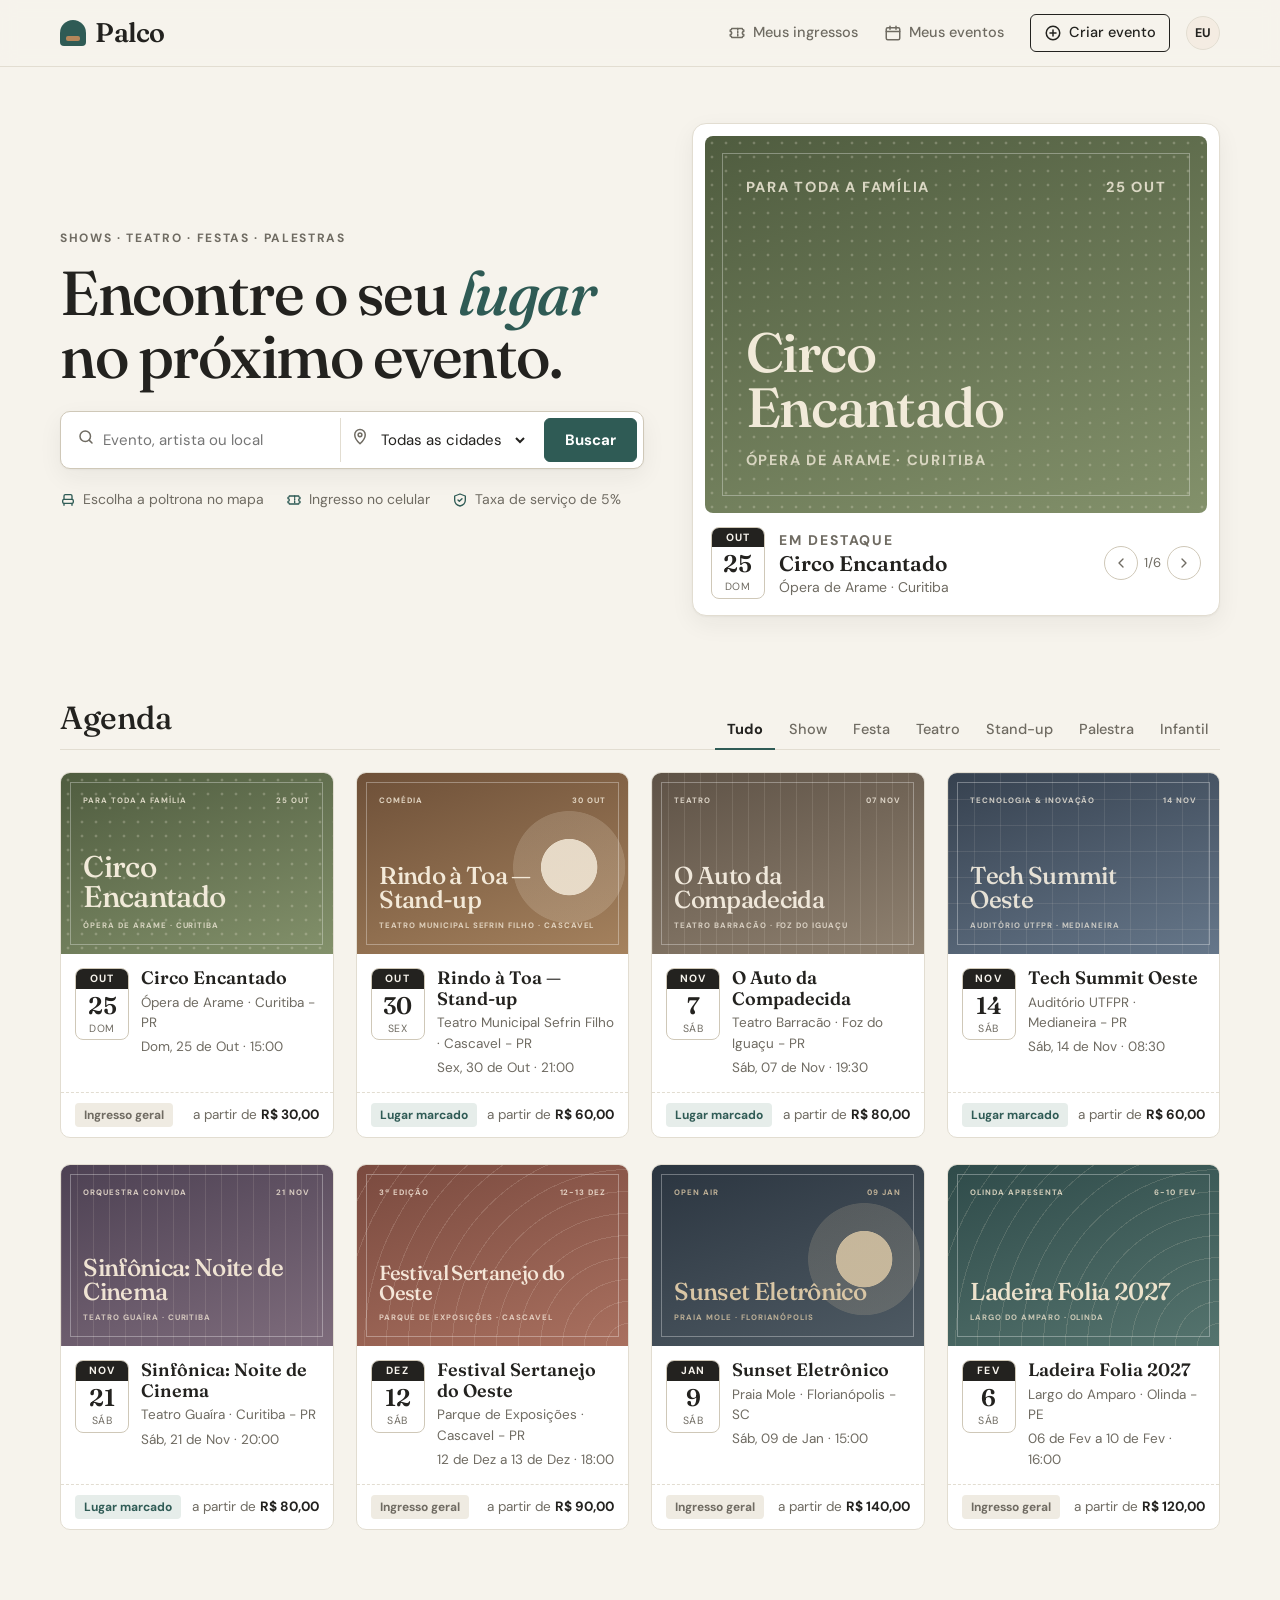
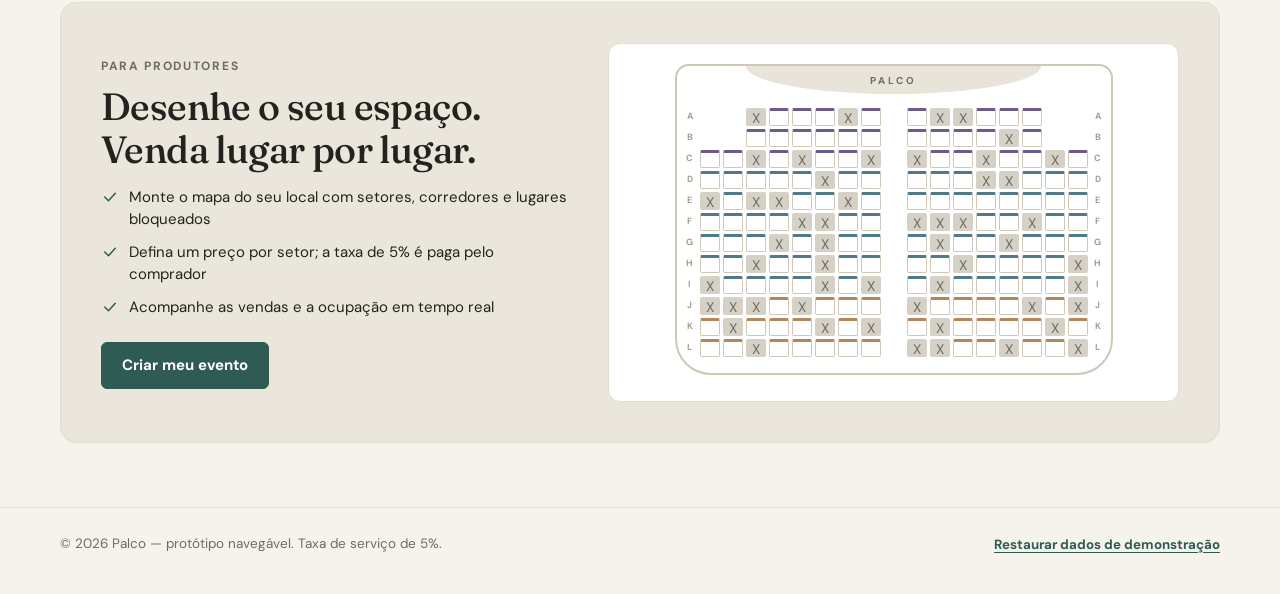
<file: index.html>
<!doctype html>
<html lang="pt-BR">
<head>
  <meta charset="utf-8">
  <meta name="viewport" content="width=device-width, initial-scale=1, viewport-fit=cover">
  <meta name="theme-color" content="#f6f3ec">
  <meta name="apple-mobile-web-app-capable" content="yes">
  <meta name="mobile-web-app-capable" content="yes">
  <meta name="apple-mobile-web-app-status-bar-style" content="default">
  <link rel="manifest" href="manifest.webmanifest">
  <link rel="icon" href="img/icon.svg" type="image/svg+xml">
  <link rel="apple-touch-icon" href="img/icon.svg">
  <title>Palco — Ingressos para eventos</title>
  <link rel="preconnect" href="https://fonts.googleapis.com">
  <link href="https://fonts.googleapis.com/css2?family=Fraunces:ital,opsz,wght@0,9..144,400..700;1,9..144,400..600&family=DM+Sans:opsz,wght@9..40,400..700&display=swap" rel="stylesheet">
  <link rel="stylesheet" href="css/style.css">
</head>
<body>
  <header id="topbar"></header>

  <main class="container">
    <section class="hero">
      <div>
        <p class="eyebrow">Shows · teatro · festas · palestras</p>
        <h1>Encontre o seu <em>lugar</em> no próximo evento.</h1>
        <form class="finder" id="finder">
          <label class="f-q"><span id="ic-search"></span><input id="q" type="search" placeholder="Evento, artista ou local" autocomplete="off"></label>
          <label class="f-city"><span id="ic-pin"></span><select id="city"><option value="">Todas as cidades</option></select></label>
          <button class="btn" type="submit">Buscar</button>
        </form>
        <div class="hero-points" id="hero-points"></div>
      </div>
      <aside class="spotlight" id="spotlight"></aside>
    </section>

    <section class="rail-wrap">
      <h3>Em destaque</h3>
      <div class="rail" id="rail"></div>
    </section>

    <section class="section" id="agenda">
      <div class="section-head">
        <h3 id="list-title">Agenda</h3>
        <div class="chips" id="chips"></div>
      </div>
      <div class="grid" id="grid"></div>
    </section>

    <section class="producer">
      <div>
        <p class="eyebrow">Para produtores</p>
        <h3>Desenhe o seu espaço. Venda lugar por lugar.</h3>
        <ul id="producer-points"></ul>
        <a class="btn" href="criar-evento.html">Criar meu evento</a>
      </div>
      <div class="producer-map" id="producer-map"></div>
    </section>
  </main>

  <footer id="foot"></footer>

  <script src="js/data.js"></script>
  <script src="js/common.js"></script>
  <script src="js/seatmap.js"></script>
  <script src="js/home.js"></script>
</body>
</html>
</file>
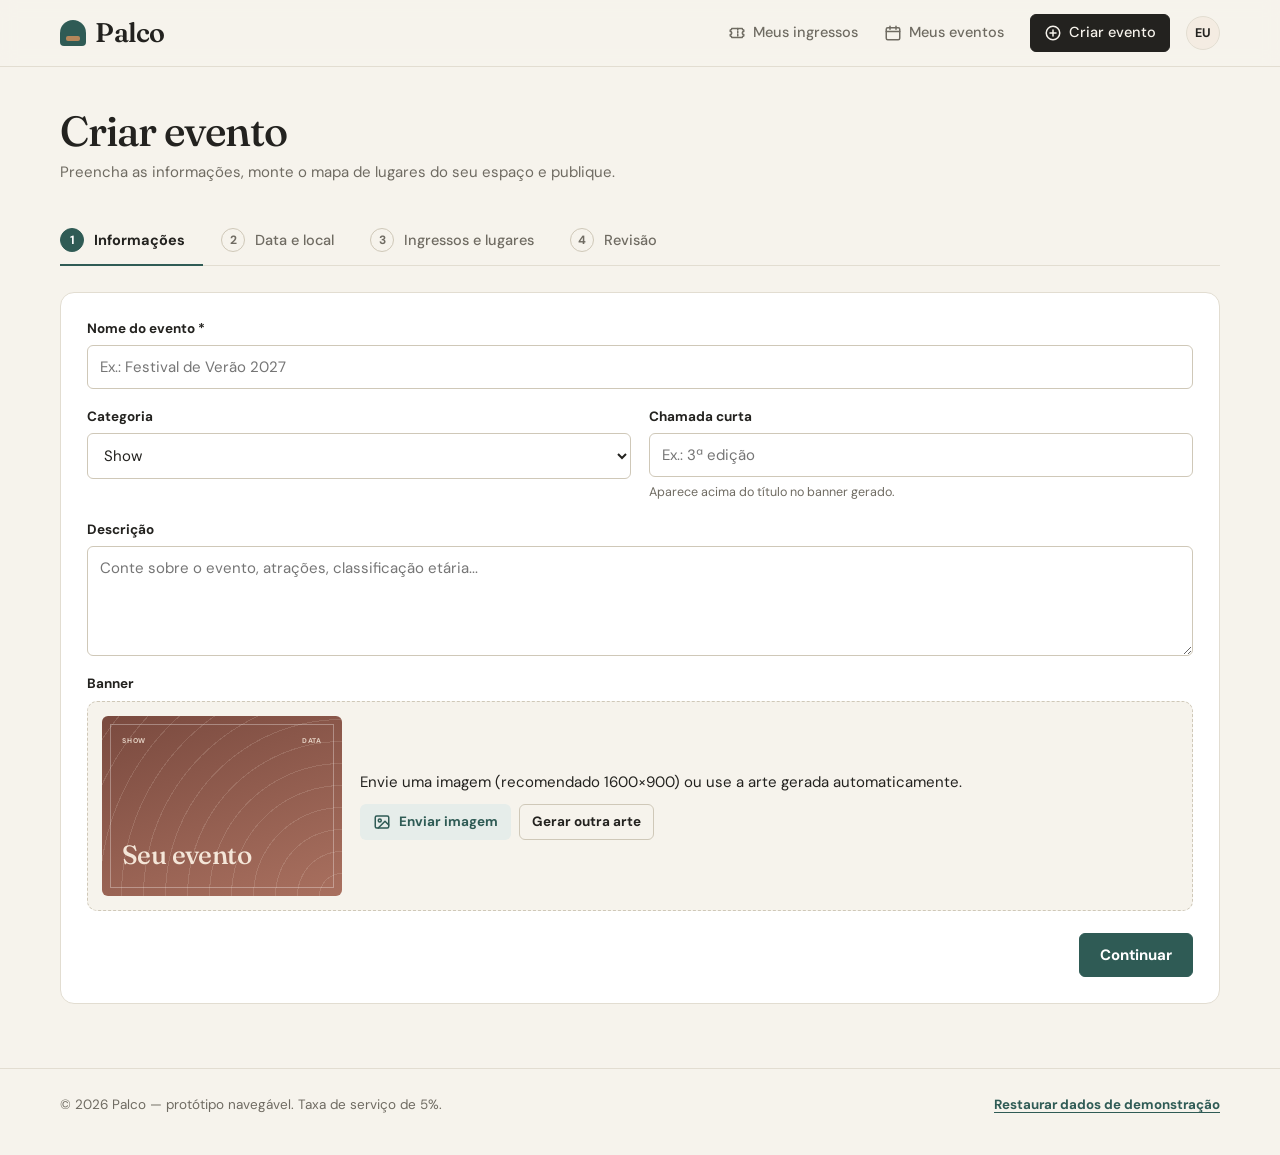
<file: criar-evento.html>
<!doctype html>
<html lang="pt-BR">
<head>
  <meta charset="utf-8">
  <meta name="viewport" content="width=device-width, initial-scale=1, viewport-fit=cover">
  <meta name="theme-color" content="#f6f3ec">
  <meta name="apple-mobile-web-app-capable" content="yes">
  <meta name="mobile-web-app-capable" content="yes">
  <meta name="apple-mobile-web-app-status-bar-style" content="default">
  <link rel="manifest" href="manifest.webmanifest">
  <link rel="icon" href="img/icon.svg" type="image/svg+xml">
  <link rel="apple-touch-icon" href="img/icon.svg">
  <title>Criar evento — Palco</title>
  <link rel="preconnect" href="https://fonts.googleapis.com">
  <link href="https://fonts.googleapis.com/css2?family=Fraunces:ital,opsz,wght@0,9..144,400..700;1,9..144,400..600&family=DM+Sans:opsz,wght@9..40,400..700&display=swap" rel="stylesheet">
  <link rel="stylesheet" href="css/style.css">
</head>
<body>
  <header id="topbar"></header>
  <main class="container">
    <div class="page-head">
      <h1>Criar evento</h1>
      <p>Preencha as informações, monte o mapa de lugares do seu espaço e publique.</p>
    </div>
    <div class="steps" id="steps"></div>
    <div class="panel">
      <div id="body"></div>
      <div class="err" id="err"></div>
      <div class="wizard-foot">
        <button class="btn btn-ghost" id="back">Voltar</button>
        <button class="btn" id="next">Continuar</button>
      </div>
    </div>
  </main>
  <footer id="foot"></footer>

  <script src="js/data.js"></script>
  <script src="js/common.js"></script>
  <script src="js/seatmap.js"></script>
  <script src="js/criar.js"></script>
</body>
</html>
</file>
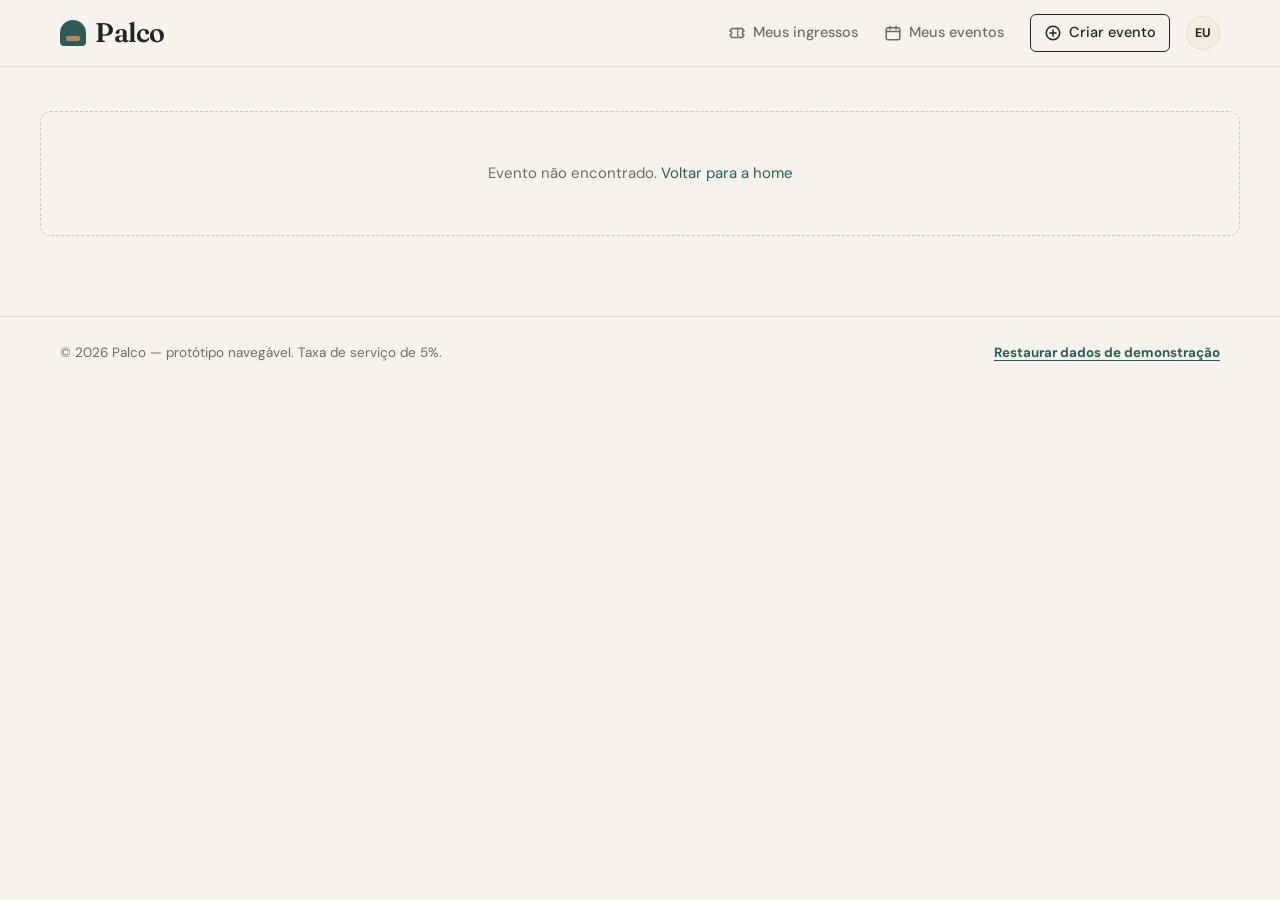
<file: evento.html>
<!doctype html>
<html lang="pt-BR">
<head>
  <meta charset="utf-8">
  <meta name="viewport" content="width=device-width, initial-scale=1, viewport-fit=cover">
  <meta name="theme-color" content="#f6f3ec">
  <meta name="apple-mobile-web-app-capable" content="yes">
  <meta name="mobile-web-app-capable" content="yes">
  <meta name="apple-mobile-web-app-status-bar-style" content="default">
  <link rel="manifest" href="manifest.webmanifest">
  <link rel="icon" href="img/icon.svg" type="image/svg+xml">
  <link rel="apple-touch-icon" href="img/icon.svg">
  <title>Evento — Palco</title>
  <link rel="preconnect" href="https://fonts.googleapis.com">
  <link href="https://fonts.googleapis.com/css2?family=Fraunces:ital,opsz,wght@0,9..144,400..700;1,9..144,400..600&family=DM+Sans:opsz,wght@9..40,400..700&display=swap" rel="stylesheet">
  <link rel="stylesheet" href="css/style.css">
</head>
<body>
  <header id="topbar"></header>
  <div id="app"></div>
  <footer id="foot"></footer>

  <script src="js/data.js"></script>
  <script src="js/common.js"></script>
  <script src="js/seatmap.js"></script>
  <script src="js/evento.js"></script>
</body>
</html>
</file>
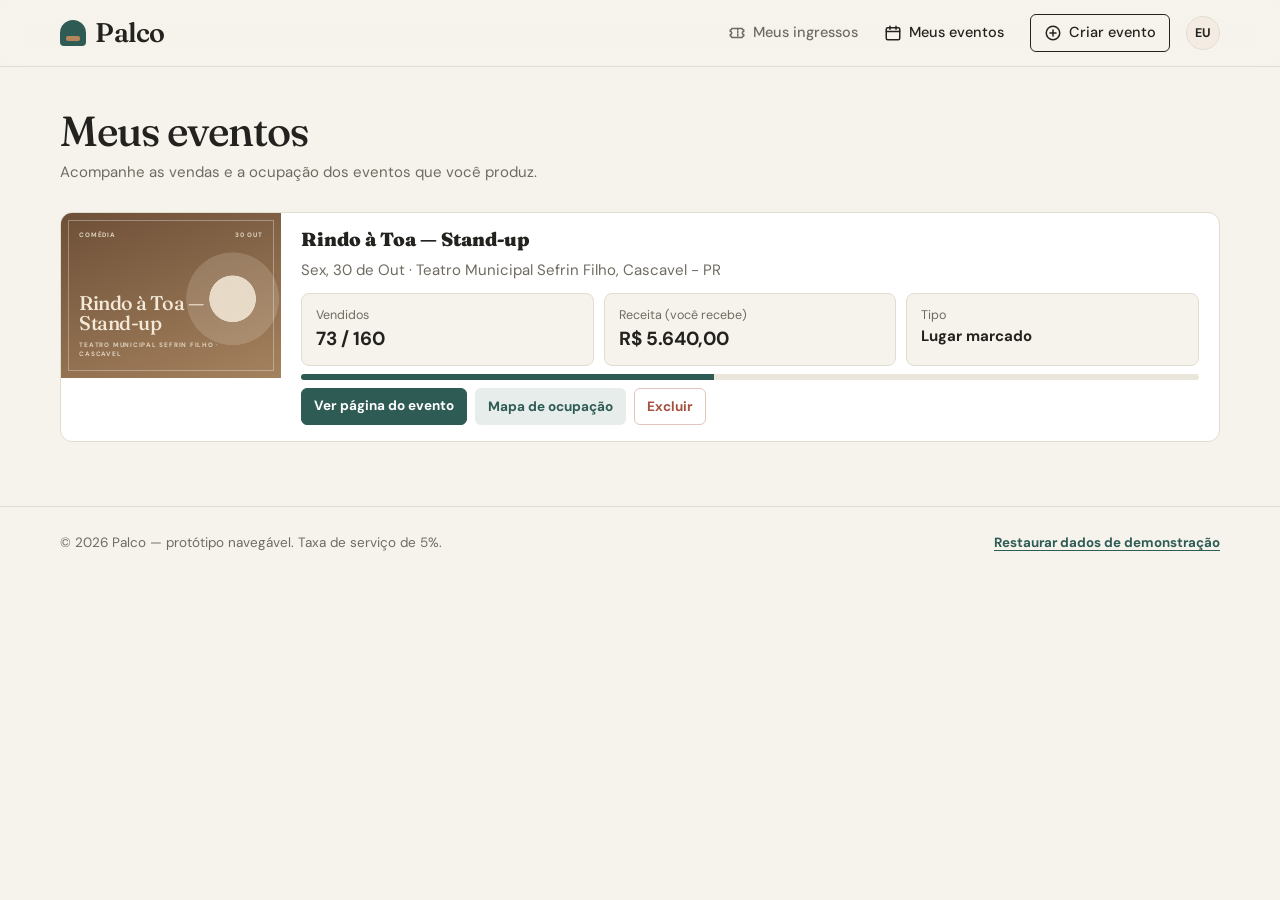
<file: meus-eventos.html>
<!doctype html>
<html lang="pt-BR">
<head>
  <meta charset="utf-8">
  <meta name="viewport" content="width=device-width, initial-scale=1, viewport-fit=cover">
  <meta name="theme-color" content="#f6f3ec">
  <meta name="apple-mobile-web-app-capable" content="yes">
  <meta name="mobile-web-app-capable" content="yes">
  <meta name="apple-mobile-web-app-status-bar-style" content="default">
  <link rel="manifest" href="manifest.webmanifest">
  <link rel="icon" href="img/icon.svg" type="image/svg+xml">
  <link rel="apple-touch-icon" href="img/icon.svg">
  <title>Meus eventos — Palco</title>
  <link rel="preconnect" href="https://fonts.googleapis.com">
  <link href="https://fonts.googleapis.com/css2?family=Fraunces:ital,opsz,wght@0,9..144,400..700;1,9..144,400..600&family=DM+Sans:opsz,wght@9..40,400..700&display=swap" rel="stylesheet">
  <link rel="stylesheet" href="css/style.css">
</head>
<body>
  <header id="topbar"></header>
  <main class="container">
    <div class="page-head"><h1>Meus eventos</h1><p id="sub"></p></div>
    <div id="list" style="margin-top:20px"></div>
  </main>
  <footer id="foot"></footer>

  <script src="js/data.js"></script>
  <script src="js/common.js"></script>
  <script src="js/seatmap.js"></script>
  <script src="js/meus-eventos.js"></script>
</body>
</html>
</file>
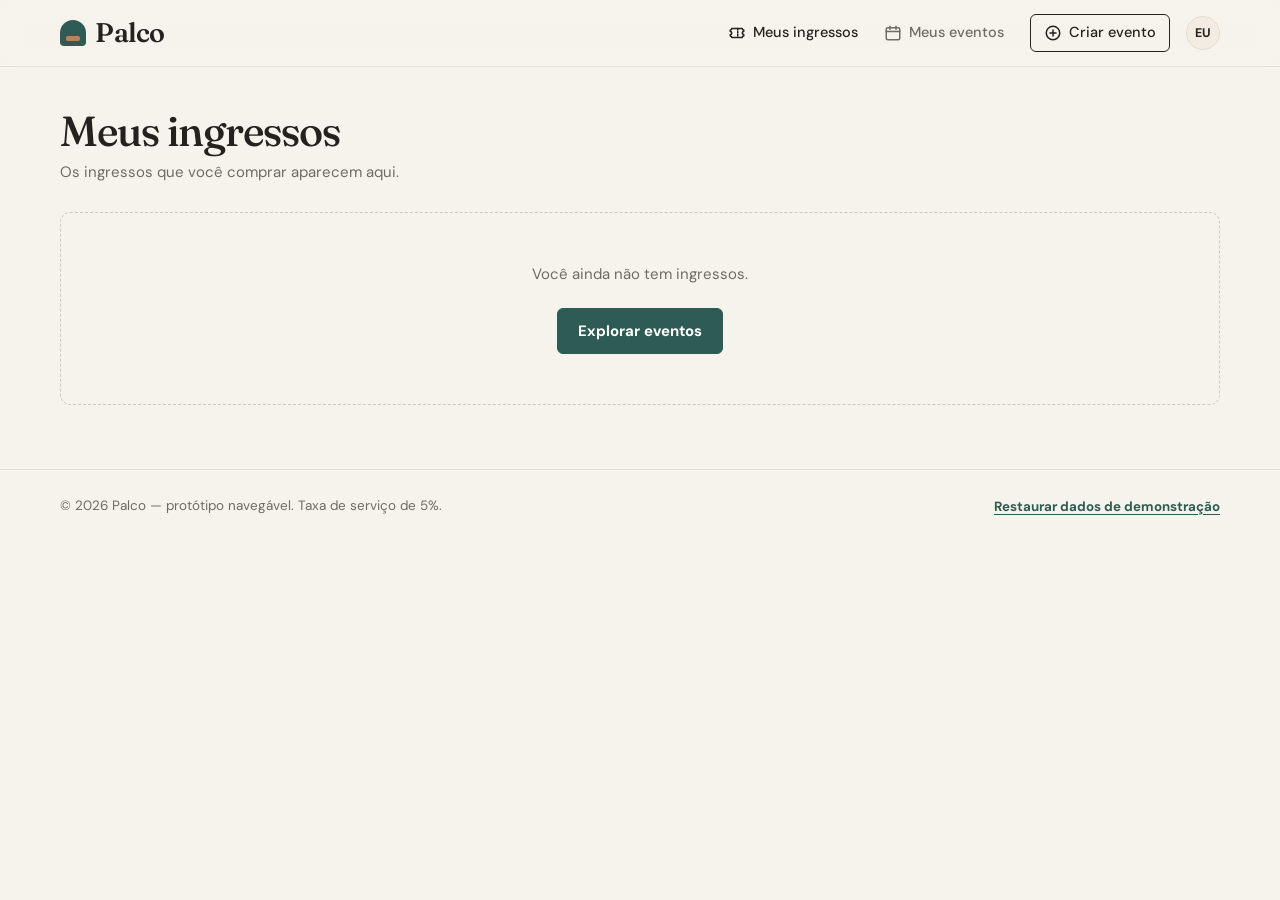
<file: meus-ingressos.html>
<!doctype html>
<html lang="pt-BR">
<head>
  <meta charset="utf-8">
  <meta name="viewport" content="width=device-width, initial-scale=1, viewport-fit=cover">
  <meta name="theme-color" content="#f6f3ec">
  <meta name="apple-mobile-web-app-capable" content="yes">
  <meta name="mobile-web-app-capable" content="yes">
  <meta name="apple-mobile-web-app-status-bar-style" content="default">
  <link rel="manifest" href="manifest.webmanifest">
  <link rel="icon" href="img/icon.svg" type="image/svg+xml">
  <link rel="apple-touch-icon" href="img/icon.svg">
  <title>Meus ingressos — Palco</title>
  <link rel="preconnect" href="https://fonts.googleapis.com">
  <link href="https://fonts.googleapis.com/css2?family=Fraunces:ital,opsz,wght@0,9..144,400..700;1,9..144,400..600&family=DM+Sans:opsz,wght@9..40,400..700&display=swap" rel="stylesheet">
  <link rel="stylesheet" href="css/style.css">
</head>
<body>
  <header id="topbar"></header>
  <main class="container">
    <div class="page-head"><h1>Meus ingressos</h1><p id="sub"></p></div>
    <div id="list" style="margin-top:20px"></div>
  </main>
  <footer id="foot"></footer>

  <script src="js/data.js"></script>
  <script src="js/common.js"></script>
  <script src="js/seatmap.js"></script>
  <script src="js/ingressos.js"></script>
</body>
</html>
</file>
<file: css/style.css>
/* =========================================================
   Palco — protótipo de plataforma de ingressos
   Identidade: editorial, tons terrosos e sóbrios
   ========================================================= */
:root {
  --paper: #f6f3ec;
  --surface: #ffffff;
  --ink: #23221f;
  --muted: #6f6b62;
  --line: #e2ddd1;
  --line-strong: #cfc8b8;
  --primary: #2f5b55;       /* verde-petróleo */
  --primary-600: #23463f;
  --primary-50: #e6edea;
  --accent: #b5865a;        /* areia / ocre */
  --accent-50: #f4ece2;
  --ok: #4f7a52;
  --danger: #a5513f;
  --radius: 10px;
  --shadow: 0 1px 2px rgba(35, 34, 31, .04), 0 8px 24px rgba(35, 34, 31, .06);
  --serif: "Fraunces", Georgia, "Times New Roman", serif;
  --sans: "DM Sans", system-ui, -apple-system, "Segoe UI", Roboto, sans-serif;
  --tabbar-h: 62px;
  --safe-b: env(safe-area-inset-bottom, 0px);
}

* { box-sizing: border-box; }
html, body { margin: 0; overflow-x: clip; }
body {
  font-family: var(--sans);
  color: var(--ink);
  background: var(--paper);
  font-size: 15px;
  line-height: 1.5;
  -webkit-font-smoothing: antialiased;
}
img { max-width: 100%; display: block; }
a { color: inherit; text-decoration: none; }
button { font-family: inherit; cursor: pointer; color: inherit; }
a, button, label { -webkit-tap-highlight-color: transparent; }
input, select, textarea { font-family: inherit; font-size: 15px; color: inherit; }
h1, h2, h3, h4 { margin: 0; line-height: 1.15; font-weight: 600; }

.container { width: 100%; max-width: 1200px; margin: 0 auto; padding: 0 20px; }
.muted { color: var(--muted); }
.hidden { display: none !important; }
.eyebrow { font-size: 12px; letter-spacing: .14em; text-transform: uppercase; color: var(--muted); font-weight: 700; margin: 0; }

/* ---------- Botões ---------- */
.btn {
  display: inline-flex; align-items: center; justify-content: center; gap: 8px;
  border: 1px solid var(--primary); border-radius: 6px;
  padding: 11px 20px; font-weight: 700; font-size: 15px;
  background: var(--primary); color: #fff; transition: background .15s, border-color .15s;
}
.btn:hover { background: var(--primary-600); border-color: var(--primary-600); }
.btn:disabled { background: #c9c4b8; border-color: #c9c4b8; cursor: not-allowed; }
.btn-ghost { background: transparent; color: var(--ink); border-color: var(--line-strong); }
.btn-ghost:hover { background: var(--surface); border-color: var(--ink); }
.btn-soft { background: var(--primary-50); color: var(--primary); border-color: transparent; }
.btn-soft:hover { background: #d8e3df; border-color: transparent; }
.btn-danger { background: transparent; color: var(--danger); border-color: #e3c5bd; }
.btn-danger:hover { background: #f8ece8; border-color: var(--danger); }
.btn-sm { padding: 7px 12px; font-size: 13.5px; }
.btn-block { width: 100%; }
.icon { width: 18px; height: 18px; flex: none; }

/* ---------- Topbar ---------- */
.topbar { background: rgba(246, 243, 236, .92); backdrop-filter: blur(8px); border-bottom: 1px solid var(--line); position: sticky; top: 0; z-index: 50; }
.topbar-in { display: flex; align-items: center; justify-content: space-between; height: 66px; gap: 16px; }
.logo { font-family: var(--serif); font-size: 27px; font-weight: 600; color: var(--ink); letter-spacing: -.5px; display: flex; align-items: center; gap: 9px; }
.logo-mark { width: 26px; height: 26px; border-radius: 50% 50% 4px 4px; background: var(--primary); position: relative; flex: none; }
.logo-mark::after { content: ""; position: absolute; left: 6px; right: 6px; bottom: 5px; height: 5px; border-radius: 2px; background: var(--accent); }
.nav { display: flex; align-items: center; gap: 26px; margin-left: auto; }
.top-back { display: none; }
.nav a { display: flex; align-items: center; gap: 7px; color: var(--muted); font-size: 14.5px; font-weight: 500; }
.nav a:hover, .nav a.active { color: var(--ink); }
.nav a.nav-cta { border: 1px solid var(--ink); color: var(--ink); border-radius: 6px; padding: 7px 13px; }
.nav a.nav-cta:hover, .nav a.nav-cta.active { background: var(--ink); color: var(--paper); }
.avatar { width: 34px; height: 34px; border-radius: 50%; background: var(--accent-50); border: 1px solid var(--line); display: grid; place-items: center; font-weight: 700; font-size: 12.5px; color: var(--ink); }
@media (max-width: 1000px) and (min-width: 761px) {
  .nav { gap: 4px; }
  .nav a span { display: none; }
  .nav a { padding: 8px; }
  .nav a.nav-cta { padding: 7px 9px; }
}

/* ---------- Home: manchete + busca + destaque ---------- */
.hero { display: grid; grid-template-columns: minmax(0, 1.05fr) minmax(0, .95fr); gap: 48px; align-items: center; padding: 56px 0 40px; }
@media (max-width: 920px) { .hero { grid-template-columns: minmax(0, 1fr); gap: 32px; padding-top: 32px; } }
.hero h1 { font-family: var(--serif); font-size: clamp(38px, 5.2vw, 62px); font-weight: 500; letter-spacing: -1.5px; line-height: 1.02; margin: 14px 0 24px; }
.hero h1 em { font-style: italic; color: var(--primary); }
.finder { display: flex; align-items: stretch; background: var(--surface); border: 1px solid var(--line-strong); border-radius: 10px; padding: 6px; gap: 6px; box-shadow: var(--shadow); }
.finder label { display: flex; align-items: center; gap: 8px; padding: 0 10px; color: var(--muted); }
.finder .f-q { flex: 1; min-width: 0; }
.finder .f-city { border-left: 1px solid var(--line); }
.finder input, .finder select { border: 0; outline: 0; background: transparent; color: var(--ink); width: 100%; padding: 10px 0; }
.finder select { cursor: pointer; max-width: 170px; }
@media (max-width: 560px) { .finder { flex-wrap: wrap; } .finder .f-q { flex-basis: 100%; } .finder .f-city { border-left: 0; flex: 1; } }
.hero-points { display: flex; flex-wrap: wrap; gap: 8px 22px; margin-top: 20px; color: var(--muted); font-size: 14px; }
.hero-points span { display: inline-flex; align-items: center; gap: 7px; }
.hero-points .icon { color: var(--primary); width: 16px; height: 16px; }

.spotlight { background: var(--surface); border: 1px solid var(--line); border-radius: 14px; padding: 12px; box-shadow: var(--shadow); }
.spot-media { aspect-ratio: 4 / 3; border-radius: 8px; overflow: hidden; display: block; }
.spot-body { display: flex; gap: 14px; align-items: center; padding: 14px 6px 4px; }
.spot-body h3 { font-family: var(--serif); font-size: 21px; font-weight: 600; }
.spot-body p { margin: 2px 0 0; color: var(--muted); font-size: 14px; }
.spot-nav { margin-left: auto; display: flex; align-items: center; gap: 6px; font-variant-numeric: tabular-nums; color: var(--muted); font-size: 13px; flex: none; }
.spot-nav button { width: 34px; height: 34px; border-radius: 50%; border: 1px solid var(--line-strong); background: transparent; display: grid; place-items: center; }
.spot-nav button:hover { border-color: var(--ink); }
.spot-nav .icon { width: 16px; height: 16px; }

/* Bloco de data estilo calendário */
.datebox { flex: none; width: 54px; border: 1px solid var(--line-strong); border-radius: 8px; text-align: center; overflow: hidden; background: var(--surface); align-self: flex-start; }
.datebox small { display: block; font-size: 10.5px; letter-spacing: .1em; text-transform: uppercase; font-weight: 700; background: var(--ink); color: var(--paper); padding: 2px 0; }
.datebox b { display: block; font-family: var(--serif); font-size: 24px; font-weight: 600; line-height: 1.25; padding: 2px 0 0; }
.datebox span { display: block; font-size: 10.5px; color: var(--muted); padding-bottom: 3px; text-transform: uppercase; letter-spacing: .06em; }

/* ---------- Poster gerado ---------- */
.poster { position: relative; width: 100%; height: 100%; overflow: hidden; container-type: inline-size; background: #3a3833; }
.poster img { width: 100%; height: 100%; object-fit: cover; }
.poster-in { position: absolute; inset: 3.4cqw; border: 1px solid rgba(255,255,255,.32); display: flex; flex-direction: column; padding: 4.5cqw; color: var(--pc, #f3ece0); }
.p-top { display: flex; justify-content: space-between; gap: 4cqw; font-size: 2.9cqw; letter-spacing: .35cqw; text-transform: uppercase; font-weight: 700; opacity: .85; }
.poster .pt { font-family: var(--serif); font-weight: 500; line-height: 1; letter-spacing: -.25cqw; margin-top: auto; max-width: 92%; }
.poster .pc { font-size: 2.9cqw; letter-spacing: .35cqw; text-transform: uppercase; margin-top: 3cqw; opacity: .8; font-weight: 700; }

/* ---------- Seções / agenda ---------- */
.section { padding: 44px 0 16px; }
.section-head { display: flex; align-items: flex-end; justify-content: space-between; gap: 16px; margin-bottom: 22px; flex-wrap: wrap; border-bottom: 1px solid var(--line); }
.section-head h3 { font-family: var(--serif); font-size: 32px; font-weight: 500; letter-spacing: -.5px; padding-bottom: 12px; }
.chips { display: flex; gap: 2px; flex-wrap: wrap; }
.chip { border: 0; background: none; padding: 10px 12px; font-weight: 500; color: var(--muted); font-size: 14.5px; border-bottom: 2px solid transparent; margin-bottom: -1px; }
.chip:hover { color: var(--ink); }
.chip.on { color: var(--ink); border-bottom-color: var(--primary); font-weight: 700; }
.grid { display: grid; grid-template-columns: repeat(auto-fill, minmax(265px, 1fr)); gap: 26px 22px; }
.card { display: flex; flex-direction: column; border-radius: var(--radius); background: var(--surface); border: 1px solid var(--line); overflow: hidden; transition: border-color .2s, box-shadow .2s; }
.card:hover { border-color: var(--line-strong); box-shadow: var(--shadow); }
.card .thumb { aspect-ratio: 3 / 2; }
.card-body { padding: 14px; display: flex; gap: 12px; flex: 1; }
.card-main { display: flex; flex-direction: column; gap: 4px; min-width: 0; flex: 1; }
.card h4 { font-family: var(--serif); font-size: 18px; font-weight: 600; }
.card .loc { color: var(--muted); font-size: 13.5px; }
.card-foot { display: flex; justify-content: space-between; align-items: center; gap: 8px; border-top: 1px dashed var(--line); padding: 10px 14px; font-size: 13.5px; color: var(--muted); }
.card-foot b { color: var(--ink); }
.tag { display: inline-flex; align-items: center; gap: 4px; font-size: 12px; font-weight: 700; padding: 3px 9px; border-radius: 4px; background: #efebe2; color: var(--muted); align-self: flex-start; }
.tag.blue { background: var(--primary-50); color: var(--primary); }
.empty { text-align: center; padding: 50px 20px; color: var(--muted); border: 1px dashed var(--line-strong); border-radius: var(--radius); }

/* Seção para produtores */
.producer { display: grid; grid-template-columns: minmax(0, .9fr) minmax(0, 1.1fr); gap: 40px; align-items: center; margin-top: 56px; padding: 40px; border-radius: 16px; background: #ebe6db; border: 1px solid var(--line); }
@media (max-width: 920px) { .producer { grid-template-columns: minmax(0, 1fr); padding: 26px; } }
.producer h3 { font-family: var(--serif); font-size: clamp(28px, 3.2vw, 38px); font-weight: 500; letter-spacing: -.6px; margin: 10px 0 14px; }
.producer ul { list-style: none; padding: 0; margin: 0 0 24px; display: flex; flex-direction: column; gap: 10px; }
.producer li { display: flex; gap: 10px; align-items: flex-start; }
.producer li .icon { color: var(--primary); margin-top: 2px; }
.producer-map { background: var(--surface); border-radius: 12px; padding: 16px 10px; border: 1px solid var(--line); min-width: 0; }
.producer-map .sm { --seat-w: 20px; --seat-h: 18px; --gap: 3px; --lbl: 14px; }
.producer-map .seat small, .producer-map .seat b { display: none; }
.producer-map .seat { border-top-width: 3px; border-radius: 2px; font-size: 9px; }
.producer-map .sm-frame { border-width: 2px; }
.producer-map .sm-stage { height: 28px; margin-bottom: 14px; font-size: 10px; }
.producer-map .sm-lbl { font-size: 9px; }

footer.foot { margin-top: 64px; border-top: 1px solid var(--line); padding: 26px 0 40px; color: var(--muted); font-size: 13.5px; }
footer.foot .container { display: flex; justify-content: space-between; gap: 12px; flex-wrap: wrap; }
footer.foot button { background: none; border: 0; color: var(--primary); font-weight: 700; padding: 0; text-decoration: underline; text-underline-offset: 3px; }

/* ---------- Página do evento ---------- */
.ev-head { display: grid; grid-template-columns: minmax(0, 1.1fr) minmax(0, .9fr); gap: 40px; align-items: center; padding: 36px 0 8px; }
@media (max-width: 860px) { .ev-head { grid-template-columns: minmax(0, 1fr); gap: 22px; padding-top: 20px; } }
.ev-head .poster-box { aspect-ratio: 4 / 3; border-radius: 12px; overflow: hidden; box-shadow: var(--shadow); }
.ev-title { font-family: var(--serif); font-size: clamp(30px, 3.8vw, 46px); font-weight: 500; letter-spacing: -1px; margin: 12px 0 20px; }
.ev-facts { display: flex; flex-direction: column; gap: 14px; border-top: 1px solid var(--line); padding-top: 18px; }
.ev-fact { display: flex; gap: 14px; align-items: center; }
.ev-fact .ic { width: 54px; display: grid; place-items: center; color: var(--primary); flex: none; }
.ev-fact b { display: block; }
.ev-fact span { color: var(--muted); font-size: 14px; }

.ev-layout { display: grid; grid-template-columns: minmax(0, 1fr) 310px; gap: 28px; padding-top: 28px; align-items: start; }
@media (max-width: 980px) { .ev-layout { grid-template-columns: minmax(0, 1fr); } }
.ev-meta { display: flex; flex-wrap: wrap; gap: 10px 22px; margin: 14px 0 6px; color: var(--muted); }
.ev-meta span { display: inline-flex; gap: 6px; align-items: center; }
.ev-desc { white-space: pre-line; color: #44423c; }
.ev-block { margin-top: 28px; }
.ev-block > h3 { font-family: var(--serif); font-size: 26px; font-weight: 500; margin-bottom: 12px; }

.summary { position: sticky; top: 86px; border: 1px solid var(--line); border-radius: 12px; padding: 20px; background: var(--surface); box-shadow: var(--shadow); }
.summary h3 { font-family: var(--serif); font-size: 21px; font-weight: 600; margin-bottom: 12px; }
.sum-list { display: flex; flex-direction: column; gap: 8px; max-height: 280px; overflow: auto; }
.sum-item { display: flex; justify-content: space-between; align-items: center; gap: 10px; padding: 8px 10px; border-radius: 6px; background: var(--paper); font-size: 14px; }
.sum-item .dot { width: 10px; height: 10px; border-radius: 2px; display: inline-block; margin-right: 6px; }
.sum-item button { border: 0; background: none; color: var(--muted); font-size: 18px; line-height: 1; padding: 0 2px; }
.sum-rows { margin: 14px 0; border-top: 1px dashed var(--line-strong); padding-top: 12px; display: flex; flex-direction: column; gap: 6px; font-size: 14px; }
.sum-rows div { display: flex; justify-content: space-between; }
.sum-rows .total { font-size: 18px; font-weight: 700; margin-top: 4px; }
.fee-note { font-size: 12.5px; color: var(--ok); font-weight: 600; display: flex; gap: 6px; align-items: center; margin-top: 10px; }

/* Lotes (ingresso geral) */
.lote { display: flex; align-items: center; justify-content: space-between; gap: 14px; border: 1px solid var(--line); background: var(--surface); border-radius: 10px; padding: 14px 16px; margin-bottom: 10px; }
.lote h4 { font-size: 16px; font-weight: 700; }
.stepper { display: inline-flex; align-items: center; border: 1px solid var(--line-strong); border-radius: 6px; overflow: hidden; background: var(--surface); }
.stepper button { width: 36px; height: 36px; border: 0; background: transparent; font-size: 18px; color: var(--primary); }
.stepper button:disabled { color: #c9c4b8; cursor: default; }
.stepper span { min-width: 34px; text-align: center; font-weight: 700; }

/* =========================================================
   MAPA DE LUGARES (estilo seleção de poltronas)
   ========================================================= */
.sm { --seat-w: 41px; --seat-h: 42px; --lbl: 18px; --gap: 3px; }
.sm-edit { --seat-w: 30px; --seat-h: 30px; --gap: 4px; --lbl: 22px; }
.sm-scroll { overflow-x: auto; padding: 4px 2px 10px; }
.sm-inner { width: max-content; margin: 0 auto; }
.sm-frame { border: 3px solid var(--line-strong); border-radius: 14px 14px 36px 36px; padding: 0 6px 16px; background: var(--surface); }
.sm-stage {
  margin: 0 auto 24px; width: 70%; min-width: 160px; height: 42px; display: grid; place-items: center;
  background: #e9e4d9; border-radius: 0 0 50% 50% / 0 0 100% 100%;
  color: var(--muted); font-weight: 700; letter-spacing: .3em; font-size: 12px; text-transform: uppercase;
}
.sm-grid { display: grid; gap: var(--gap); align-items: center; }
.sm-lbl { color: #a39d90; font-weight: 700; font-size: 12px; text-align: center; }
.sm-gap { height: var(--seat-h); }

.seat {
  width: var(--seat-w); height: var(--seat-h); padding: 0;
  border: 1px solid var(--line-strong); border-top: 4px solid var(--sc, var(--line-strong)); border-radius: 4px;
  background: var(--surface); color: var(--ink);
  display: flex; flex-direction: column; align-items: center; justify-content: center; gap: 1px;
  transition: background .12s, border-color .12s;
}
.seat b { font-size: 13.5px; font-weight: 600; line-height: 1; }
.seat small { font-size: 9.5px; color: var(--muted); white-space: nowrap; }
.seat:hover { border-color: var(--ink); border-top-color: var(--sc); }
.seat.sel { background: var(--primary); border-color: var(--primary); color: #fff; }
.seat.sel small { color: #dfe9e6; }
.seat.off { background: #d6d1c6; border-color: #d6d1c6; color: #6f6b62; font-size: 14px; cursor: not-allowed; }
.sm-view .seat { cursor: default; }
.sm-view .seat:hover { border-color: var(--line-strong); border-top-color: var(--sc); }

.legend { display: flex; flex-wrap: wrap; gap: 10px 18px; margin: 4px 0 16px; font-size: 13.5px; color: var(--muted); }
.legend span { display: inline-flex; align-items: center; gap: 7px; }
.legend i { width: 18px; height: 18px; border-radius: 3px; border: 1px solid var(--line-strong); display: inline-block; background: var(--surface); font-style: normal; font-size: 11px; text-align: center; line-height: 16px; }
.legend i.sel { background: var(--primary); border-color: var(--primary); }
.legend i.off { background: #d6d1c6; border-color: #d6d1c6; color: #6f6b62; }
.sector-pills { display: flex; flex-wrap: wrap; gap: 8px; margin-bottom: 14px; }
.sector-pill { display: inline-flex; align-items: center; gap: 8px; padding: 6px 12px; border-radius: 6px; border: 1px solid var(--line); background: var(--surface); font-size: 13.5px; }
.sector-pill i { width: 12px; height: 12px; border-radius: 2px; display: inline-block; }
.trecho { font-size: 14.5px; color: #44423c; margin: 0 0 4px; }
.trecho b { font-weight: 700; }

/* Editor */
.cell { width: var(--seat-w); height: var(--seat-h); border-radius: 4px; display: grid; place-items: center; font-size: 10px; font-weight: 700; user-select: none; }
.cell.seat-e { background: var(--sc); color: rgba(255,255,255,.95); }
.cell.aisle { border: 1px dashed var(--line-strong); background: transparent; }
.cell.blocked { background: #d6d1c6; color: #6f6b62; font-size: 13px; }
.sm-edit .sm-grid { touch-action: none; cursor: crosshair; }
.sm-edit .cell:hover { outline: 2px solid var(--ink); outline-offset: 1px; }

/* ---------- Formulários / Wizard ---------- */
.page-head { padding: 40px 0 8px; }
.page-head h1 { font-family: var(--serif); font-size: 42px; font-weight: 500; letter-spacing: -1px; }
.page-head p { margin: 6px 0 0; color: var(--muted); }
.steps { display: flex; margin: 24px 0 26px; flex-wrap: wrap; border-bottom: 1px solid var(--line); }
.step { display: flex; align-items: center; gap: 10px; padding: 12px 18px 12px 0; margin-right: 18px; background: none; color: var(--muted); font-weight: 500; font-size: 14.5px; border: 0; border-bottom: 2px solid transparent; margin-bottom: -1px; }
.step i { width: 24px; height: 24px; border-radius: 50%; border: 1px solid var(--line-strong); display: grid; place-items: center; font-style: normal; font-size: 12px; font-weight: 700; }
.step.on { color: var(--ink); border-bottom-color: var(--primary); font-weight: 700; }
.step.on i { background: var(--primary); border-color: var(--primary); color: #fff; }
.step.done { color: var(--primary); }
.step.done i { background: var(--primary-50); border-color: var(--primary-50); }
.panel { border: 1px solid var(--line); border-radius: 14px; padding: 26px; background: var(--surface); }
.form-grid { display: grid; grid-template-columns: repeat(2, minmax(0,1fr)); gap: 18px; }
.form-grid .full { grid-column: 1 / -1; }
@media (max-width: 700px) { .form-grid { grid-template-columns: 1fr; } }
.field { display: flex; flex-direction: column; gap: 6px; }
.field label { font-weight: 700; font-size: 13.5px; }
.field small { color: var(--muted); font-size: 12.5px; }
.input, .field input, .field select, .field textarea {
  border: 1px solid var(--line-strong); border-radius: 6px; padding: 11px 12px; background: var(--surface); outline: 0; width: 100%;
}
.field input:focus, .field select:focus, .field textarea:focus, .input:focus { border-color: var(--primary); box-shadow: 0 0 0 3px var(--primary-50); }
.field textarea { min-height: 110px; resize: vertical; }
.wizard-foot { display: flex; justify-content: space-between; gap: 12px; margin-top: 22px; }
.err { color: var(--danger); font-size: 13.5px; font-weight: 700; margin-top: 12px; }

.upload { border: 1px dashed var(--line-strong); border-radius: 10px; display: grid; grid-template-columns: 240px 1fr; gap: 18px; padding: 14px; align-items: center; background: var(--paper); }
.upload .prev { aspect-ratio: 4/3; border-radius: 6px; overflow: hidden; }
@media (max-width: 600px) { .upload { grid-template-columns: 1fr; } }

.tipo-cards { display: grid; grid-template-columns: repeat(2, minmax(0,1fr)); gap: 14px; margin-bottom: 22px; }
@media (max-width: 640px) { .tipo-cards { grid-template-columns: 1fr; } }
.tipo-card { text-align: left; border: 1px solid var(--line-strong); border-radius: 10px; padding: 16px; background: var(--surface); display: flex; gap: 12px; }
.tipo-card .icon { width: 26px; height: 26px; color: var(--primary); }
.tipo-card b { display: block; font-size: 16px; margin-bottom: 3px; }
.tipo-card span { color: var(--muted); font-size: 13.5px; }
.tipo-card.on { border-color: var(--primary); background: var(--primary-50); box-shadow: inset 0 0 0 1px var(--primary); }

.editor { display: grid; grid-template-columns: 320px minmax(0,1fr); gap: 22px; align-items: start; }
@media (max-width: 980px) { .editor { grid-template-columns: minmax(0, 1fr); } }
.ed-side { display: flex; flex-direction: column; gap: 18px; }
.ed-side h4 { font-size: 12px; text-transform: uppercase; letter-spacing: .1em; color: var(--muted); margin-bottom: 8px; font-weight: 700; }
.tpl-btns { display: grid; grid-template-columns: repeat(3, 1fr); gap: 8px; }
.tpl-btns button { border: 1px solid var(--line-strong); background: var(--surface); border-radius: 6px; padding: 9px 4px; font-weight: 600; font-size: 13px; }
.tpl-btns button:hover { border-color: var(--ink); }
.size-row { display: flex; justify-content: space-between; align-items: center; padding: 4px 0; }
.tools { display: flex; flex-wrap: wrap; gap: 8px; }
.tool { display: inline-flex; align-items: center; gap: 7px; border: 1px solid var(--line-strong); background: var(--surface); border-radius: 6px; padding: 7px 10px; font-weight: 600; font-size: 13px; }
.tool i { width: 14px; height: 14px; border-radius: 3px; display: inline-block; }
.tool.on { border-color: var(--ink); box-shadow: inset 0 0 0 1px var(--ink); }
.sector-row { display: grid; grid-template-columns: 34px 1fr 96px 30px; gap: 6px; align-items: center; margin-bottom: 8px; }
.sector-row input[type=color] { width: 34px; height: 38px; border: 1px solid var(--line-strong); border-radius: 6px; padding: 2px; background: var(--surface); }
.sector-row input { padding: 8px 9px; font-size: 14px; }
.sector-row .rm { border: 0; background: none; color: var(--muted); font-size: 20px; }
.ed-main { min-width: 0; }
.hint { background: var(--accent-50); border: 1px solid #e6d5c0; color: #6b4e2f; border-radius: 8px; padding: 10px 14px; font-size: 13.5px; margin-bottom: 14px; }
.stats { display: grid; grid-template-columns: repeat(auto-fit, minmax(150px, 1fr)); gap: 10px; margin-top: 16px; }
.stat { background: var(--paper); border: 1px solid var(--line); border-radius: 8px; padding: 12px 14px; }
.stat small { color: var(--muted); font-size: 12.5px; display: block; }
.stat b { font-size: 19px; font-weight: 700; }

.lote-edit { display: grid; grid-template-columns: 1fr 140px 120px 36px; gap: 10px; align-items: end; margin-bottom: 10px; }
@media (max-width: 640px) { .lote-edit { grid-template-columns: 1fr 1fr; } }

.review { display: grid; grid-template-columns: 1.1fr 1fr; gap: 24px; }
@media (max-width: 860px) { .review { grid-template-columns: 1fr; } }
.review .poster-box { aspect-ratio: 4/3; border-radius: 10px; overflow: hidden; }
.review h2 { font-family: var(--serif); font-weight: 500; }
.fee-box { border: 1px solid #cfdccf; background: #eef3ec; border-radius: 10px; padding: 16px; margin-top: 16px; font-size: 14px; }
.fee-box h4 { color: var(--ok); margin-bottom: 8px; display: flex; gap: 6px; align-items: center; }
.fee-box div { display: flex; justify-content: space-between; padding: 3px 0; }

/* ---------- Modal ---------- */
.modal-bg { position: fixed; inset: 0; background: rgba(35,34,31,.5); display: grid; place-items: center; z-index: 100; padding: 16px; animation: fade .2s; }
.modal { background: var(--surface); border-radius: 14px; width: min(520px, 100%); max-height: 92vh; overflow: auto; padding: 26px; box-shadow: 0 30px 80px rgba(0,0,0,.25); }
.modal h3 { font-family: var(--serif); font-size: 26px; font-weight: 500; margin-bottom: 4px; }
.pay-opts { display: grid; grid-template-columns: 1fr 1fr; gap: 10px; }
.pay-opt { border: 1px solid var(--line-strong); border-radius: 8px; padding: 12px; background: var(--surface); font-weight: 700; display: flex; gap: 8px; align-items: center; justify-content: center; }
.pay-opt.on { border-color: var(--primary); background: var(--primary-50); color: var(--primary); box-shadow: inset 0 0 0 1px var(--primary); }
.success { text-align: center; padding: 10px 0; }
.success .ok { width: 64px; height: 64px; border-radius: 50%; background: #e6efe5; color: var(--ok); display: grid; place-items: center; margin: 0 auto 14px; }
.success .ok .icon { width: 32px; height: 32px; }
@keyframes fade { from { opacity: 0; } }

/* ---------- Ingressos / Organizador ---------- */
.ticket { display: grid; grid-template-columns: 200px 1fr 150px; border: 1px solid var(--line); border-radius: 12px; overflow: hidden; margin-bottom: 16px; background: var(--surface); }
.ticket .thumb { height: 100%; min-height: 150px; }
.ticket-body { padding: 16px 18px; display: flex; flex-direction: column; gap: 5px; }
.ticket-body h4 { font-family: var(--serif); font-size: 20px; font-weight: 600; }
.ticket-seat { font-family: var(--serif); font-size: 26px; font-weight: 600; color: var(--primary); }
.ticket-qr { border-left: 2px dashed var(--line); display: grid; place-items: center; padding: 12px; text-align: center; font-size: 11px; color: var(--muted); background: var(--paper); }
.ticket-qr svg { width: 110px; height: 110px; }
@media (max-width: 700px) { .ticket { grid-template-columns: 1fr; } .ticket .thumb { aspect-ratio: 16/9; } .ticket-qr { border-left: 0; border-top: 2px dashed var(--line); } }

.org-card { border: 1px solid var(--line); border-radius: 12px; margin-bottom: 18px; overflow: hidden; background: var(--surface); }
.org-top { display: grid; grid-template-columns: 220px 1fr; }
.org-top .thumb { aspect-ratio: 4/3; }
.org-info { padding: 16px 20px; display: flex; flex-direction: column; gap: 8px; }
.org-info h3 { font-family: var(--serif); }
.org-actions { display: flex; gap: 8px; flex-wrap: wrap; margin-top: auto; }
.bar { height: 6px; border-radius: 99px; background: #ebe6db; overflow: hidden; }
.bar i { display: block; height: 100%; background: var(--primary); }
.org-map { border-top: 1px solid var(--line); padding: 20px; background: var(--paper); }
@media (max-width: 700px) { .org-top { grid-template-columns: 1fr; } }

/* ---------- Toast ---------- */
.toast {
  position: fixed; left: 50%; bottom: 28px; transform: translateX(-50%); z-index: 200;
  background: var(--ink); color: var(--paper); padding: 11px 16px; border-radius: 8px; font-size: 14px;
  max-width: calc(100% - 32px); text-align: center; box-shadow: 0 10px 30px rgba(0,0,0,.2);
  animation: fade .2s; transition: opacity .3s;
}
.toast.out { opacity: 0; }

/* Elementos que só existem na versão celular */
.tabbar, .rail-wrap, .buybar, .swipe-hint, .grabber, .tool-pan { display: none; }
.tool .icon { width: 15px; height: 15px; }

/* =========================================================
   VERSÃO CELULAR (app) — até 760px
   Barra de abas embaixo, telas compactas, folhas de baixo
   ========================================================= */
@media (max-width: 760px) {
  .container { padding: 0 16px; }
  input, select, textarea, .field input, .field select, .field textarea { font-size: 16px; } /* evita zoom no iOS */
  body.has-tabbar { padding-bottom: calc(var(--tabbar-h) + var(--safe-b)); }

  /* Topo enxuto */
  .topbar { padding-top: env(safe-area-inset-top, 0px); }
  .topbar-in { height: 54px; gap: 8px; }
  .nav { display: none; }
  .logo { font-size: 23px; }
  .logo-mark { width: 22px; height: 22px; }
  .logo-mark::after { left: 5px; right: 5px; bottom: 4px; height: 4px; }
  .avatar { width: 32px; height: 32px; }
  .top-back { display: grid; place-items: center; width: 38px; height: 38px; margin-left: -8px; border: 0; background: none; border-radius: 50%; }
  .top-back:active { background: var(--line); }
  .top-back .icon { width: 22px; height: 22px; }

  /* Barra de abas */
  .tabbar {
    display: flex; position: fixed; left: 0; right: 0; bottom: 0; z-index: 60;
    height: calc(var(--tabbar-h) + var(--safe-b)); padding-bottom: var(--safe-b);
    background: rgba(255, 255, 255, .96); backdrop-filter: blur(10px); border-top: 1px solid var(--line);
  }
  .tabbar a { flex: 1; display: flex; flex-direction: column; align-items: center; justify-content: center; gap: 3px; font-size: 11px; font-weight: 600; color: var(--muted); }
  .tabbar a .icon { width: 22px; height: 22px; }
  .tabbar a.on { color: var(--primary); }
  .tabbar a.on .icon { stroke-width: 2.4; }

  /* Home */
  .hero { padding: 18px 0 4px; gap: 0; }
  .hero h1 { font-size: 34px; letter-spacing: -1px; margin: 8px 0 16px; }
  .spotlight, .hero-points { display: none; }
  .finder { padding: 4px; }
  .finder .btn { flex: 1 0 100%; }

  .rail-wrap { display: block; margin-top: 24px; }
  .rail-wrap h3, .section-head h3 { font-family: var(--serif); font-size: 23px; font-weight: 500; letter-spacing: -.3px; }
  .rail-wrap h3 { margin-bottom: 10px; }
  .rail, .chips {
    display: flex; flex-wrap: nowrap; overflow-x: auto; scroll-snap-type: x mandatory; scrollbar-width: none;
    margin: 0 -16px; padding: 0 16px 4px; scroll-padding: 0 16px;
  }
  .rail::-webkit-scrollbar, .chips::-webkit-scrollbar { display: none; }
  .rail { gap: 12px; }
  .rail-item { flex: 0 0 74%; scroll-snap-align: start; display: flex; flex-direction: column; gap: 1px; min-width: 0; }
  .rail-media { aspect-ratio: 4 / 3; border-radius: 10px; overflow: hidden; margin-bottom: 8px; }
  .rail-item > b { font-family: var(--serif); font-size: 17px; font-weight: 600; white-space: nowrap; overflow: hidden; text-overflow: ellipsis; }
  .rail-item > span { color: var(--muted); font-size: 13px; }

  .section { padding: 28px 0 8px; }
  .section-head { flex-direction: column; align-items: stretch; gap: 10px; border-bottom: 0; margin-bottom: 14px; }
  .section-head h3 { padding-bottom: 0; }
  .chips { gap: 8px; scroll-snap-type: none; }
  .chip { flex: none; margin: 0; padding: 7px 14px; border: 1px solid var(--line-strong); border-radius: 999px; background: var(--surface); font-size: 14px; }
  .chip.on { background: var(--ink); border-color: var(--ink); color: var(--paper); }

  /* Agenda em lista (miniatura + texto) */
  .grid { grid-template-columns: minmax(0, 1fr); gap: 12px; }
  .card { display: grid; grid-template-columns: 108px minmax(0, 1fr); grid-template-rows: 1fr auto; }
  .card .thumb { grid-row: 1 / span 2; aspect-ratio: auto; min-height: 124px; }
  .card-body { padding: 12px 12px 6px; }
  .card-body .datebox { display: none; }
  .card h4 { font-size: 16.5px; }
  .card .loc { font-size: 13px; }
  .card-foot { border-top: 0; padding: 0 12px 12px; flex-wrap: wrap; gap: 6px; font-size: 13px; }

  .producer { margin-top: 32px; padding: 20px; border-radius: 14px; gap: 22px; }
  .producer h3 { font-size: 26px; }
  footer.foot { margin-top: 32px; padding: 20px 0 24px; }
  footer.foot .container { flex-direction: column; align-items: flex-start; }

  /* Página do evento */
  .ev-head { padding-top: 0; gap: 14px; }
  .ev-head .poster-box { margin: 0 -16px; border-radius: 0; box-shadow: none; aspect-ratio: 16 / 11; }
  .ev-title { font-size: 28px; margin: 8px 0 14px; }
  .ev-facts { gap: 12px; padding-top: 14px; }
  .ev-fact span { font-size: 13.5px; }
  .ev-layout { padding-top: 10px; gap: 0; }
  .ev-block > h3 { font-size: 22px; }
  .trecho { font-size: 13.5px; }
  .swipe-hint { display: block; color: var(--muted); font-size: 12.5px; margin: -6px 0 8px; }
  .summary { display: none; }
  body:has(.buybar) { padding-bottom: calc(var(--tabbar-h) + 76px + var(--safe-b)); }
  .buybar {
    display: flex; align-items: center; gap: 12px; position: fixed; left: 0; right: 0; z-index: 55;
    bottom: calc(var(--tabbar-h) + var(--safe-b)); padding: 10px 16px;
    background: var(--surface); border-top: 1px solid var(--line); box-shadow: 0 -6px 20px rgba(35, 34, 31, .06);
  }
  .bb-info { flex: 1; min-width: 0; display: flex; flex-direction: column; }
  .bb-info small { color: var(--muted); font-size: 12.5px; white-space: nowrap; overflow: hidden; text-overflow: ellipsis; }
  .bb-info b { font-size: 18px; }
  .buybar .btn { padding: 12px 26px; }
  .toast { bottom: calc(var(--tabbar-h) + 84px + var(--safe-b)); }
  .lote { padding: 12px 14px; }
  .sector-pills { gap: 6px; }
  .sector-pill { padding: 5px 10px; font-size: 13px; gap: 6px; }

  /* Mapa de lugares: poltronas do tamanho do dedo, rolagem lateral */
  .sm { --seat-w: 34px; --seat-h: 36px; --lbl: 14px; --gap: 3px; }
  .sm-edit { --seat-w: 22px; --seat-h: 22px; --gap: 3px; --lbl: 14px; }
  .seat b { font-size: 11px; }
  .seat small { font-size: 8px; }
  .sm-scroll { margin: 0 -16px; padding: 4px 16px 10px; }
  .sm-stage { height: 34px; margin-bottom: 18px; }
  .cell { font-size: 8px; border-radius: 3px; }
  .panning .sm-grid { touch-action: auto; cursor: grab; }
  .panel .sm-scroll { margin: 0; padding: 4px 0 10px; }
  .legend { font-size: 13px; gap: 8px 14px; }

  /* Folha que sobe de baixo no lugar do modal */
  .modal-bg { align-items: end; justify-items: stretch; padding: 0; }
  .modal { width: 100%; max-height: 92vh; border-radius: 18px 18px 0 0; padding: 10px 18px calc(20px + var(--safe-b)); animation: sheet .25s ease-out; }
  .grabber { display: block; width: 40px; height: 4px; border-radius: 99px; background: var(--line-strong); margin: 0 auto 14px; }
  .modal h3 { font-size: 23px; }
  .form-grid { gap: 14px; }
  #co .full:last-child .btn:last-child { flex: 1; }

  /* Criar evento */
  .page-head { padding: 20px 0 4px; }
  .page-head h1 { font-size: 30px; }
  .page-head p { font-size: 14px; }
  .steps { flex-wrap: nowrap; gap: 6px; margin: 14px 0 16px; border-bottom: 0; }
  .step { flex: 1; flex-direction: column; align-items: stretch; gap: 6px; padding: 0; margin: 0; border: 0; font-size: 11px; line-height: 1.2; text-align: left; }
  .step i { width: 100%; height: 4px; border: 0; border-radius: 99px; background: var(--line); font-size: 0; }
  .step.on i, .step.done i { background: var(--primary); border: 0; }
  .panel { padding: 16px; border-radius: 12px; }
  .wizard-foot {
    position: sticky; bottom: calc(var(--tabbar-h) + var(--safe-b)); z-index: 5;
    margin: 18px -16px -16px; padding: 12px 16px; background: var(--surface);
    border-top: 1px solid var(--line); border-radius: 0 0 12px 12px;
  }
  .wizard-foot .btn { flex: 1; }
  #back[style*="hidden"] { display: none; }
  .tool-pan { display: inline-flex; }
  /* Editor: pincéis grudados no topo enquanto pinta o mapa */
  .ed-side { display: contents; }
  .ed-side > :nth-child(1) { order: 1; }
  .ed-side > :nth-child(2) { order: 2; }
  .ed-side > :nth-child(3) { order: 3; position: sticky; top: calc(54px + env(safe-area-inset-top, 0px)); z-index: 4; background: var(--surface); margin: 0 -16px; padding: 10px 16px; border-bottom: 1px solid var(--line); }
  .ed-main { order: 4; }
  .ed-side > :nth-child(4) { order: 5; }
  .ed-side > :nth-child(5) { order: 6; }
  .ed-side h4 { margin-bottom: 8px; }
  .tool { padding: 7px 9px; }
  .stats { grid-template-columns: repeat(auto-fit, minmax(130px, 1fr)); }
  .stat b { font-size: 17px; }
  .sector-row { grid-template-columns: 34px 1fr 84px 26px; }

  /* Ingressos: QR maior para ler na entrada */
  .ticket-qr svg { width: 150px; height: 150px; }
  .ticket-qr { font-size: 12px; padding: 16px; }
  .org-top .thumb { aspect-ratio: 16 / 9; }
  .org-info { padding: 14px 16px; }
  .org-map { padding: 14px 16px; }
}
@keyframes sheet { from { transform: translateY(40px); opacity: .6; } }
</file>
